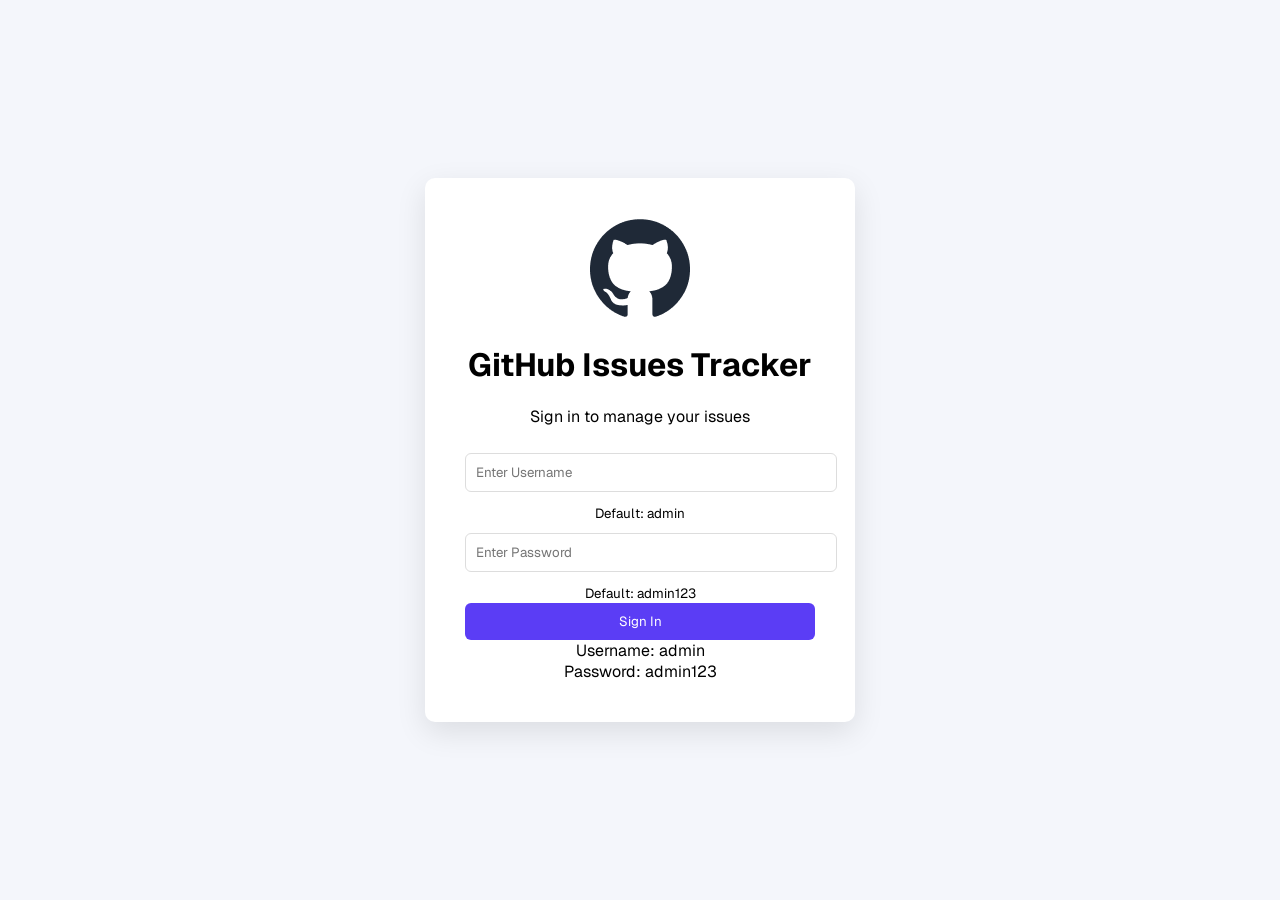
<file: index.html>
<!DOCTYPE html>
<html>
<head>
  <meta charset="UTF-8">
  <meta name="viewport" content="width=device-width, initial-scale=1.0">
  <title>Issues</title>

  <!-- link with css -->
  <link rel="stylesheet" href="./style.css">

  
  <!-- font integration -->
<link rel="preconnect" href="https://fonts.googleapis.com">
<link rel="preconnect" href="https://fonts.gstatic.com" crossorigin>
<link href="https://fonts.googleapis.com/css2?family=Geist:wght@100..900&display=swap" rel="stylesheet">

</head>

<body class="login-body">

<div class="login-box">
  <div>
    <img src="./assets/github-logo.png" alt="">
  </div>
<h1>GitHub Issues Tracker</h1>
<p>Sign in to manage your issues</p>

<form id="loginForm">

<input id="username" placeholder="Enter Username">
<small>Default: admin</small>

<input type="password" id="password" placeholder="Enter Password">
<small>Default: admin123</small>

<button type="submit">Sign In</button>

</form>

<div class="demo">
Username: admin <br>
Password: admin123
</div>

</div>

  
<script>

document.getElementById("loginForm").addEventListener("submit",(e)=>{
e.preventDefault()


const user=document.getElementById("username").value

const pass=document.getElementById("password").value

if(user==="admin" && pass==="admin123"){

localStorage.setItem("auth","true")


window.location.href="main.html"

}else{
alert("Invalid Credentials")

}
})
</script>
</body>
</html>
</file>
<file: style.css>
*{
    font-family: "Geist", sans-serif;
}

body{
margin:0;
font-family:Arial;
background:#f4f6fb;
}

/* login */

.login-body{
 height:100vh;
display:flex;
 justify-content:center;
 align-items:center;
}

.login-box{
background:white;
padding:40px;
width:350px;

border-radius:10px;
box-shadow:0 10px 30px rgba(0,0,0,0.1);

text-align:center;

}

input{
width:100%;
padding:10px;
margin:10px 0;
border:1px solid #ddd;
border-radius:6px;
}

button{
background:#5b3df5;
border:none;

color:white;
padding:10px;

width:100%;

border-radius:6px;
cursor:pointer;
}

/* navbar */

.navbar{
display:flex;
justify-content:space-between;
padding:15px 40px;

background:white;


box-shadow:0 3px 10px rgba(0,0,0,0.1);
}
.navbar-left-logo{
  height: 40px;
  padding-top: 15px; 
 
}
.navbar-left{
  display: flex;
}


.nav-right{
display:flex;
gap:10px;


}

.new-btn{
background:#5b3df5;
color:white;

border:none;
padding:10px 15px;

border-radius:6px;

margin: 10px;
}

/* tabs */

.tabs{
margin:20px;
display:flex;
gap:10px;
}

.tab{
padding:8px 20px;
border:none;
background:#eee;

cursor:pointer;
border-radius:6px;

color: black;

}

.tab.active{
background:#5b3df5;
color:white;

}

/* grid */

.container{
  
padding:20px 40px;
}



.issues-grid{
display:grid;
grid-template-columns:repeat(4,1fr);
gap:20px;
}

.issues-info{
  display: flex;
  align-items: center;

  gap: 15px;

  margin: 10px;
  background-color: #ededf9;
}


/* cards */

.card{
background:white;
border-radius:14px;
padding:20px;
box-shadow:0 10px 30px rgba(0,0,0,0.08);

border-top:5px solid #16a34a;

display:flex;
flex-direction:column;
gap:12px;
}

.card.closed{
border-top:5px solid purple;
}

/* top section */

.card-top{
display:flex;
justify-content:space-between;

align-items:center;

}



/* priority */

.priority-badge{
background:#fee2e2;
color:#dc2626;
padding:6px 16px;

border-radius:20px;

font-size:12px;
font-weight:600;
}

/* title */

.card-title{
font-size:18px;
font-weight:600;
color:#111827;

}

/* description */

.card-desc{
color:#6b7280;
font-size:14px;
}

/* labels */

.labels{
display:flex;

gap:8px;
flex-wrap:wrap;
}

/* footer */

.card-footer{
margin-top:10px;
padding-top:12px;
border-top:1px solid #eee;
display:flex;

justify-content:space-between;

font-size:13px;
color:#6b7280;
}

.card{
background:white;
padding:15px;
border-radius:10px;

cursor:pointer;
box-shadow:0 4px 15px rgba(0,0,0,0.05);

border-top:5px solid green;
}

.card.closed{
border-top:5px solid purple;
}

.priority{
padding:3px 8px;
border-radius:6px;
font-size:12px;

color:white;

margin-bottom: 10px;

}

.high{background:#ff4d4d;}
.medium{background:#ffb84d;}

.low{background:#888;}

.label{
background:#ffe0b2;


padding:4px 6px;
border-radius:6px;
font-size:11px;
margin-right:5px;
}

/* modal */

.modal{
display:none;


position:fixed;
top:0;
left:0;

width:100%;



height:100%;
background:rgba(0,0,0,0.4);
justify-content:center;
align-items:center;
}

.modal-box{
background:white;
padding:30px;
border-radius:10px;
width:400px;
}

/* Modal */

.modal{
position:fixed;
top:0;
left:0;


width:100%;
height:100%;
background:rgba(0,0,0,0.35);
display:none;


justify-content:center;
align-items:center;
}

.modal-container{
background:white;
width:650px;
padding:40px;


border-radius:12px;

box-shadow:0 10px 40px rgba(0,0,0,0.2);
}

/* title */

.modal-container h2{
font-size:32px;
margin-bottom:15px;
}

/* meta info */

.modal-meta{
display:flex;
gap:10px;
align-items:center;
margin-bottom:15px;
color:#6b7280;
}

.status-badge{
background:#10b981;
color:white;
padding:5px 12px;
border-radius:20px;
font-size:14px;
margin-bottom: 10px;


}

/* labels */

.labels{
margin-bottom:20px;
}

.label{
padding:5px 12px;
border-radius:20px;
font-size:13px;
margin-right:6px;
border:1px solid #fbbf24;
color:#d97706;
background:#fef3c7;
margin-top: 5px;
}

/* description */

.modal-desc{
font-size:16px;
color:#4b5563;
margin-bottom:25px;
}

/* bottom box */

.modal-bottom{
display:flex;
justify-content:space-between;
background:#f3f4f6;
padding:20px;
border-radius:10px;
margin-bottom:20px;
}

.label-title{
color:#6b7280;
margin-bottom:5px;
}

.bold{
font-weight:600;
}

.priority-badge{
background:#ef4444;
color:white;
padding:6px 14px;
border-radius:20px;

}

/* close button */

.close-btn{
background:#6d28d9;
color:white;
border:none;
padding:10px 25px;
border-radius:8px;
float:right;
cursor:pointer;
}


/* loader */

.loader{
display:none;
border:6px solid #eee;
border-top:6px solid #5b3df5;
border-radius:50%;
width:40px;
height:40px;
margin:40px auto;
animation:spin 1s linear infinite;
}

@keyframes spin{
100%{transform:rotate(360deg);}
}




/* responsive */

@media(max-width:900px){
.issues-grid{grid-template-columns:repeat(2,1fr);}
}

@media(max-width:500px){
.issues-grid{grid-template-columns:1fr;}
}
</file>
